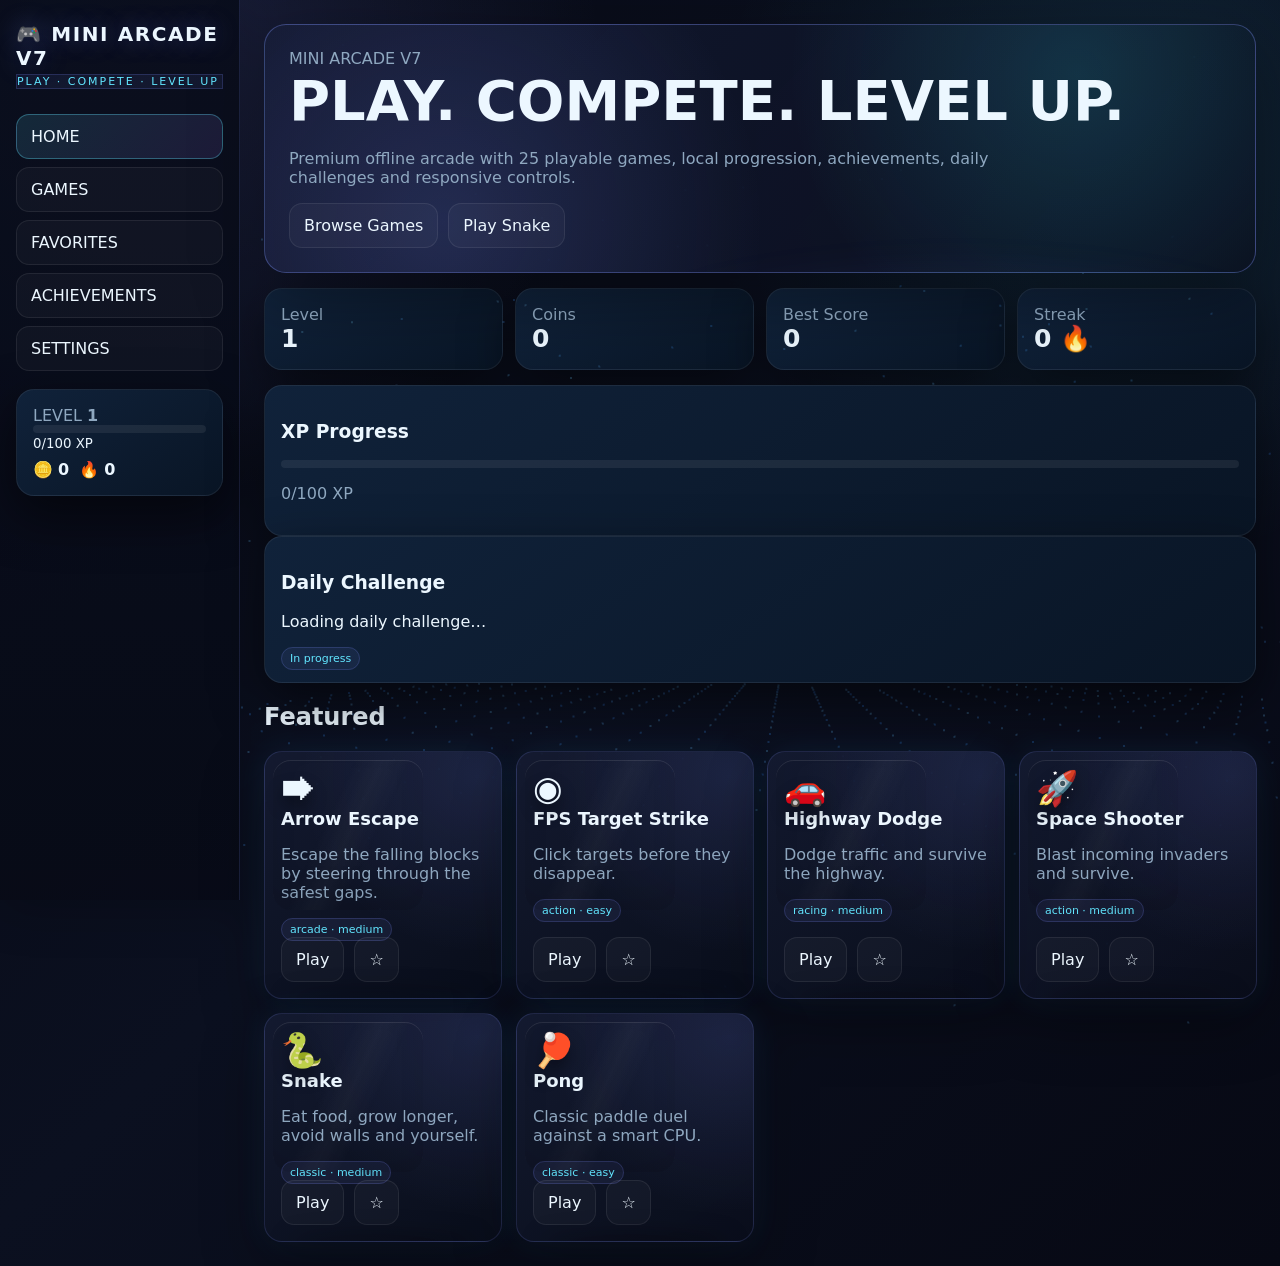
<file: index.html>
<!doctype html><html lang="en"><head><meta charset="utf-8"><meta name="viewport" content="width=device-width,initial-scale=1,viewport-fit=cover"><meta name="theme-color" content="#07111f"><link rel="manifest" href="manifest.json"><link rel="stylesheet" href="style.css"><title>MINI ARCADE V7</title></head><body>
<div class="app"><aside class="sidebar"><div class="brand">🎮 MINI ARCADE V7</div><div class="tag">PLAY · COMPETE · LEVEL UP</div><nav class="nav"><button data-page="home">HOME</button><button data-page="games">GAMES</button><button data-page="favorites">FAVORITES</button><button data-page="achievements">ACHIEVEMENTS</button><button data-page="settings">SETTINGS</button></nav><div class="card" style="margin-top:18px"><div class="sub">LEVEL <b id="level">1</b></div><div class="bar"><i id="xpbar"></i></div><small id="xp">0/100 XP</small><div class="row" style="margin-top:8px"><span>🪙 <b id="coins">0</b></span><span>🔥 <b id="streak">0</b></span></div></div></aside><main class="main"><div id="content"></div></main></div>
<div class="modal" id="gameModal"><div class="game-shell"><div class="game-head"><b id="gameTitle">Game</b><span class="spacer sub" id="gameDesc"></span><button class="btn" id="pauseGame">Pause</button><button class="btn" id="resumeGame">Resume</button><button class="btn" id="restartGame">Restart</button><button class="btn" id="closeGame">Exit</button></div><div class="game-stage"><canvas id="canvas"></canvas><div class="game-hud"><span class="hudbox">Offline-ready</span><span class="hudbox" id="gameError" style="display:none"></span></div></div><div class="game-controls sub">Keyboard: arrows / WASD / Space · Mobile: tap, drag or swipe where supported</div></div></div><div id="toast" class="toast"></div>
<script src="utils.js"></script><script src="storage.js"></script><script src="progression.js"></script><script src="achievements.js"></script><script src="challenges.js"></script><script src="audio.js"></script><script src="graphics.js"></script><script src="input.js"></script><script src="game-registry.js"></script>
<script src="games/arrow-escape.js"></script><script src="games/fps-target.js"></script><script src="games/highway.js"></script><script src="games/space-shooter.js"></script><script src="games/snake.js"></script><script src="games/pong.js"></script><script src="games/breakout.js"></script><script src="games/2048.js"></script><script src="games/memory.js"></script><script src="games/reaction.js"></script><script src="games/color-rush.js"></script><script src="games/tictactoe.js"></script><script src="games/basketball.js"></script><script src="games/cricket.js"></script><script src="games/clicker.js"></script><script src="games/dodge-meteors.js"></script><script src="games/brick-stack.js"></script><script src="games/flappy-arcade.js"></script><script src="games/lightning-tap.js"></script><script src="games/number-rush.js"></script><script src="games/maze-runner.js"></script><script src="games/word-scramble.js"></script><script src="games/tower-defense.js"></script><script src="games/target-pop.js"></script><script src="games/balance-ball.js"></script><script src="app.js"></script><script>if("serviceWorker" in navigator && location.protocol!=="file:") navigator.serviceWorker.register("service-worker.js",{updateViaCache:"none"}).then(r=>r.update()).catch(()=>{});</script></body></html>
</file>
<file: style.css>
:root{--bg:#07111f;--panel:#0d1b2e;--panel2:#122641;--text:#ecf7ff;--muted:#8fa8c0;--accent:#62e6ff;--accent2:#a779ff;--good:#59e391;--danger:#ff5f7a;--shadow:0 18px 50px #0008}
*{box-sizing:border-box}html,body{margin:0;min-height:100%;background:radial-gradient(circle at 20% 0,#17355d 0,#07111f 38%,#040914 100%);color:var(--text);font-family:system-ui,-apple-system,Segoe UI,Roboto,sans-serif}
button,input{font:inherit}button{cursor:pointer}
.app{display:grid;grid-template-columns:240px 1fr;min-height:100vh}.sidebar{padding:22px 16px;background:#06101ddd;border-right:1px solid #ffffff12;position:sticky;top:0;height:100vh}
.brand{font-weight:900;letter-spacing:.08em;font-size:20px}.tag{font-size:11px;color:var(--accent);letter-spacing:.18em;margin:4px 0 25px}
.nav{display:grid;gap:8px}.nav button,.btn{border:1px solid #ffffff14;background:#ffffff08;color:var(--text);padding:12px 14px;border-radius:13px;text-align:left;transition:.18s}.nav button:hover,.btn:hover{background:#ffffff14;transform:translateY(-1px)}.nav button.active{background:linear-gradient(135deg,#62e6ff20,#a779ff20);border-color:#62e6ff55}
.main{padding:24px;max-width:1500px;width:100%;margin:auto}.top{display:flex;align-items:center;justify-content:space-between;gap:14px;margin-bottom:18px}.title{font-size:clamp(24px,4vw,38px);font-weight:900}.sub{color:var(--muted)}
.stats{display:grid;grid-template-columns:repeat(4,1fr);gap:12px;margin:15px 0}.stat,.card{background:linear-gradient(145deg,#10223a,#091525);border:1px solid #ffffff12;border-radius:18px;box-shadow:var(--shadow);padding:16px}.stat b{font-size:25px}.bar{height:8px;background:#ffffff12;border-radius:99px;overflow:hidden}.bar i{display:block;height:100%;background:linear-gradient(90deg,var(--accent),var(--accent2));width:0}
.grid{display:grid;grid-template-columns:repeat(auto-fill,minmax(220px,1fr));gap:14px}.game-card{min-height:175px;display:flex;flex-direction:column;justify-content:space-between;position:relative;overflow:hidden}.game-card:before{content:"";position:absolute;inset:-60px auto auto -40px;width:150px;height:150px;background:radial-gradient(circle,#62e6ff20,transparent 65%)}.game-icon{font-size:34px}.game-title{font-weight:850;font-size:18px}.pill{font-size:11px;color:var(--accent);background:#62e6ff12;border:1px solid #62e6ff22;padding:4px 8px;border-radius:99px}
.hero{padding:24px;border-radius:22px;background:linear-gradient(135deg,#102b49,#17133b);border:1px solid #ffffff14;box-shadow:var(--shadow)}.hero h1{margin:0 0 6px;font-size:clamp(30px,6vw,56px)}.hero p{color:var(--muted);max-width:760px}.row{display:flex;gap:10px;align-items:center;flex-wrap:wrap}.spacer{flex:1}
.modal{position:fixed;inset:0;background:#020611dd;display:none;place-items:center;padding:14px;z-index:20}.modal.open{display:grid}.game-shell{width:min(1050px,100%);height:min(760px,95vh);background:#07111f;border:1px solid #ffffff18;border-radius:22px;overflow:hidden;display:flex;flex-direction:column;box-shadow:0 30px 100px #000c}.game-head{padding:12px 15px;border-bottom:1px solid #ffffff12;display:flex;gap:10px;align-items:center}.game-stage{position:relative;flex:1;min-height:0;display:grid;place-items:center;background:#030812}.game-stage canvas{width:100%;height:100%;touch-action:none}.game-hud{position:absolute;left:12px;top:10px;right:12px;display:flex;gap:8px;pointer-events:none}.hudbox{background:#020611aa;border:1px solid #ffffff15;border-radius:10px;padding:7px 10px;font-size:13px;backdrop-filter:blur(8px)}.game-controls{padding:10px 14px;border-top:1px solid #ffffff12;display:flex;gap:8px;align-items:center;flex-wrap:wrap}.error{padding:30px;text-align:center;color:#ffb3be}
.toast{position:fixed;right:18px;bottom:18px;z-index:50;background:#0e2035;border:1px solid #ffffff18;padding:12px 16px;border-radius:14px;box-shadow:var(--shadow);display:none}.toast.show{display:block}
.settings{display:grid;grid-template-columns:repeat(2,1fr);gap:14px}.settings label{display:flex;justify-content:space-between;gap:12px;align-items:center}.settings select,.settings input[type=range]{background:#0b1a2c;color:var(--text);border:1px solid #ffffff18;border-radius:10px;padding:8px}
@media(max-width:850px){.app{display:block}.sidebar{height:auto;position:static;padding:15px}.nav{grid-template-columns:repeat(5,1fr)}.nav button{font-size:11px;text-align:center;padding:9px}.stats{grid-template-columns:repeat(2,1fr)}.main{padding:14px}.settings{grid-template-columns:1fr}}
@media(prefers-reduced-motion:reduce){*{scroll-behavior:auto!important;transition:none!important}}


/* ===== MINI ARCADE V6 — VISUAL POLISH PACK ===== */
:root{
  --ma-bg:#070914;
  --ma-surface:rgba(16,20,38,.78);
  --ma-surface-2:rgba(22,28,52,.86);
  --ma-border:rgba(130,150,255,.16);
  --ma-border-hi:rgba(130,150,255,.34);
  --ma-text:#f5f7ff;
  --ma-muted:#98a4c4;
  --ma-accent:#7c8cff;
  --ma-accent-2:#38e8ff;
  --ma-success:#6dffb2;
  --ma-warning:#ffd36a;
  --ma-danger:#ff6d93;
  --ma-radius:20px;
  --ma-shadow:0 22px 70px rgba(0,0,0,.34);
}
html{background:var(--ma-bg)}
body{
  background:
    radial-gradient(circle at 12% 4%,rgba(124,140,255,.16),transparent 28rem),
    radial-gradient(circle at 88% 12%,rgba(56,232,255,.10),transparent 26rem),
    linear-gradient(135deg,#070914 0%,#0b1020 48%,#070914 100%);
}
body::before{
  content:"";position:fixed;inset:0;pointer-events:none;z-index:-1;
  opacity:.16;
  background-image:linear-gradient(rgba(255,255,255,.025) 1px,transparent 1px),
                   linear-gradient(90deg,rgba(255,255,255,.025) 1px,transparent 1px);
  background-size:42px 42px;
  mask-image:linear-gradient(to bottom,black,transparent 80%);
}
button,.game-card,.nav-item,.stat-card,.panel,.modal,.settings-card{
  -webkit-tap-highlight-color:transparent;
}
button{
  transition:transform .16s ease,box-shadow .16s ease,border-color .16s ease,background .16s ease;
}
button:hover{transform:translateY(-1px)}
button:active{transform:translateY(1px) scale(.985)}
button:focus-visible,.nav-item:focus-visible,.game-card:focus-visible{
  outline:3px solid color-mix(in srgb,var(--ma-accent-2) 72%,white);
  outline-offset:3px;
}
.app-shell{position:relative}
.sidebar,.topbar,.panel,.stat-card,.game-card,.modal,.settings-card{
  border-color:var(--ma-border)!important;
  box-shadow:0 12px 44px rgba(0,0,0,.18);
}
.sidebar{
  background:linear-gradient(180deg,rgba(10,14,29,.96),rgba(8,11,23,.90))!important;
  backdrop-filter:blur(18px);
}
.topbar{
  background:rgba(8,11,23,.72)!important;
  backdrop-filter:blur(18px);
  box-shadow:0 10px 34px rgba(0,0,0,.16)!important;
}
.brand,.logo{
  text-shadow:0 0 24px rgba(124,140,255,.35);
}
.nav-item{
  border:1px solid transparent;
  border-radius:14px;
}
.nav-item:hover{background:rgba(124,140,255,.08)!important;border-color:var(--ma-border)}
.nav-item.active{
  background:linear-gradient(135deg,rgba(124,140,255,.18),rgba(56,232,255,.07))!important;
  border-color:rgba(124,140,255,.28)!important;
  box-shadow:inset 0 0 24px rgba(124,140,255,.05);
}
.page-title,.section-title{
  letter-spacing:-.025em;
}
.hero,.dashboard-hero{
  position:relative;
  overflow:hidden;
  background:
    radial-gradient(circle at 82% 20%,rgba(56,232,255,.15),transparent 18rem),
    radial-gradient(circle at 18% 80%,rgba(124,140,255,.18),transparent 20rem),
    linear-gradient(135deg,rgba(19,25,49,.94),rgba(10,14,29,.88))!important;
  border:1px solid var(--ma-border-hi)!important;
  box-shadow:var(--ma-shadow)!important;
}
.hero::after,.dashboard-hero::after{
  content:"";position:absolute;inset:auto -10% -70% 30%;height:80%;
  background:radial-gradient(ellipse,rgba(124,140,255,.18),transparent 65%);
  filter:blur(16px);pointer-events:none;
}
.stat-card{
  background:linear-gradient(145deg,rgba(20,26,48,.86),rgba(11,15,29,.84))!important;
  backdrop-filter:blur(12px);
}
.stat-card:hover{
  border-color:rgba(124,140,255,.30)!important;
  box-shadow:0 16px 50px rgba(0,0,0,.26);
}
.game-grid{gap:18px!important}
.game-card{
  position:relative;
  overflow:hidden;
  background:
    radial-gradient(circle at 90% 10%,rgba(124,140,255,.12),transparent 11rem),
    linear-gradient(145deg,rgba(21,27,50,.91),rgba(10,14,27,.92))!important;
  transition:transform .2s ease,box-shadow .2s ease,border-color .2s ease;
}
.game-card::before{
  content:"";position:absolute;inset:0;pointer-events:none;
  background:linear-gradient(115deg,transparent 35%,rgba(255,255,255,.045) 50%,transparent 65%);
  transform:translateX(-120%);
  transition:transform .55s ease;
}
.game-card:hover{transform:translateY(-5px);border-color:rgba(124,140,255,.38)!important;box-shadow:0 20px 60px rgba(0,0,0,.32)}
.game-card:hover::before{transform:translateX(120%)}
.game-icon,.game-card-icon{
  filter:drop-shadow(0 0 14px rgba(124,140,255,.25));
}
.badge,.tag,.pill{
  border:1px solid rgba(124,140,255,.20)!important;
  background:rgba(124,140,255,.08)!important;
}
.primary,.btn-primary{
  background:linear-gradient(135deg,#7c8cff,#5e6ff5)!important;
  box-shadow:0 10px 30px rgba(124,140,255,.22);
}
.primary:hover,.btn-primary:hover{box-shadow:0 14px 38px rgba(124,140,255,.34)}
.game-stage,.game-container,.game-screen{
  position:relative;
  background:radial-gradient(circle at 50% 15%,rgba(124,140,255,.08),transparent 34rem),#050712!important;
  border:1px solid rgba(130,150,255,.20)!important;
  border-radius:22px!important;
  box-shadow:0 24px 80px rgba(0,0,0,.40),inset 0 0 60px rgba(0,0,0,.25)!important;
  overflow:hidden;
}
.game-stage canvas,.game-container canvas,.game-screen canvas{
  image-rendering:auto;
  filter:drop-shadow(0 0 22px rgba(124,140,255,.07));
}
.game-hud,.game-toolbar,.game-controls{
  background:rgba(8,11,23,.78)!important;
  border:1px solid var(--ma-border)!important;
  backdrop-filter:blur(14px);
  border-radius:16px!important;
}
.progress,.xp-bar{
  background:rgba(255,255,255,.07)!important;
  overflow:hidden;border-radius:999px!important;
}
.progress>*,.xp-fill{
  background:linear-gradient(90deg,var(--ma-accent),var(--ma-accent-2))!important;
  box-shadow:0 0 18px rgba(56,232,255,.20);
}
input,select{
  background:rgba(6,9,20,.68)!important;
  border:1px solid var(--ma-border)!important;
  border-radius:12px!important;
}
input:focus,select:focus{border-color:rgba(56,232,255,.45)!important;box-shadow:0 0 0 3px rgba(56,232,255,.08)}
.toast,.notification{
  background:rgba(11,15,29,.92)!important;
  border:1px solid rgba(124,140,255,.28)!important;
  backdrop-filter:blur(16px);
  box-shadow:0 18px 50px rgba(0,0,0,.34)!important;
}
.modal-backdrop{backdrop-filter:blur(8px);background:rgba(0,0,0,.55)!important}
@media (max-width:800px){
  body{padding-bottom:76px}
  .game-grid{grid-template-columns:repeat(2,minmax(0,1fr))!important;gap:12px!important}
  .game-card{border-radius:16px!important}
  .hero,.dashboard-hero{border-radius:18px!important}
  .game-stage,.game-container,.game-screen{border-radius:16px!important}
}
@media (max-width:480px){
  .game-grid{grid-template-columns:1fr 1fr!important}
  .game-card{min-height:150px}
}
@media (prefers-reduced-motion:reduce){
  *,*::before,*::after{animation-duration:.01ms!important;animation-iteration-count:1!important;scroll-behavior:auto!important;transition-duration:.01ms!important}
  .game-card:hover{transform:none}
}


/* ===== MINI ARCADE V6 — 3D GRAPHICS POLISH ===== */
:root{
  --ma3d-perspective: 1100px;
  --ma3d-depth: 18px;
  --ma3d-glow: 0 22px 60px rgba(0,0,0,.38), 0 0 34px rgba(80,180,255,.10);
}
body{
  perspective: var(--ma3d-perspective);
  transform-style: preserve-3d;
}
#app, main, .app-shell, .container{
  transform-style: preserve-3d;
}
.game-card, .card, .panel, .modal, .hud, .game-stage, .stat-card, .challenge-card{
  transform-style: preserve-3d;
  backface-visibility: hidden;
}
.game-card{
  position: relative;
  transition: transform .22s cubic-bezier(.2,.8,.2,1), box-shadow .22s ease, border-color .22s ease;
  box-shadow: var(--ma3d-glow);
  will-change: transform;
}
.game-card::before{
  content:"";
  position:absolute;
  inset: 8px;
  border-radius: inherit;
  pointer-events:none;
  transform: translateZ(14px);
  box-shadow: inset 0 1px 0 rgba(255,255,255,.13), inset 0 -18px 30px rgba(0,0,0,.10);
  opacity:.75;
}
.game-card::after{
  content:"";
  position:absolute;
  left:10%;
  right:10%;
  bottom:-13px;
  height:18px;
  border-radius:50%;
  background: rgba(0,0,0,.34);
  filter: blur(12px);
  transform: translateZ(-10px);
  pointer-events:none;
}
.game-card:hover{
  transform: translateY(-8px) rotateX(3deg) rotateY(-3deg) translateZ(8px);
  box-shadow: 0 28px 55px rgba(0,0,0,.48), 0 0 42px rgba(80,180,255,.18);
}
.game-card .icon, .game-card .emoji, .game-card .game-icon{
  transform: translateZ(24px);
  filter: drop-shadow(0 9px 8px rgba(0,0,0,.35));
}
.game-stage, .game-screen, canvas{
  transform-style: preserve-3d;
}
.game-stage{
  box-shadow: 0 26px 65px rgba(0,0,0,.45), inset 0 1px 0 rgba(255,255,255,.11);
}
.game-stage::after{
  content:"";
  position:absolute;
  inset: 10px;
  border-radius: inherit;
  pointer-events:none;
  box-shadow: inset 0 0 45px rgba(0,0,0,.24), inset 0 1px 0 rgba(255,255,255,.08);
  transform: translateZ(2px);
}
button, .btn, .control, .tab{
  transform: translateZ(5px);
  transition: transform .15s ease, filter .15s ease, box-shadow .15s ease;
}
button:hover, .btn:hover, .control:hover, .tab:hover{
  transform: translateY(-2px) translateZ(9px);
  filter: brightness(1.08);
}
button:active, .btn:active, .control:active{
  transform: translateY(1px) translateZ(3px);
}
.hud, .stat-card, .challenge-card{
  box-shadow: 0 16px 38px rgba(0,0,0,.28), inset 0 1px 0 rgba(255,255,255,.10);
}
@media (prefers-reduced-motion: reduce){
  body{perspective:none}
  .game-card, button, .btn, .control, .tab{transition:none !important; transform:none !important}
}
@media (max-width:700px){
  :root{--ma3d-perspective: 850px}
  .game-card:hover{transform:translateY(-4px) translateZ(4px)}
}


/* Full offline WebGL world layer */
.game-stage,.game-screen{overflow:hidden;isolation:isolate}
.ma-webgl-world{position:absolute!important;inset:0!important;width:100%!important;height:100%!important;
  z-index:0;pointer-events:none;opacity:.9;mix-blend-mode:screen}
.game-stage > canvas:not(.ma-webgl-world),.game-screen > canvas:not(.ma-webgl-world){position:relative;z-index:1}
.game-stage > *:not(.ma-webgl-world),.game-screen > *:not(.ma-webgl-world){position:relative}

body[data-theme="retro"]{font-family:ui-monospace,SFMono-Regular,Menlo,monospace}
.ma-webgl-world{pointer-events:none!important}
</file>
